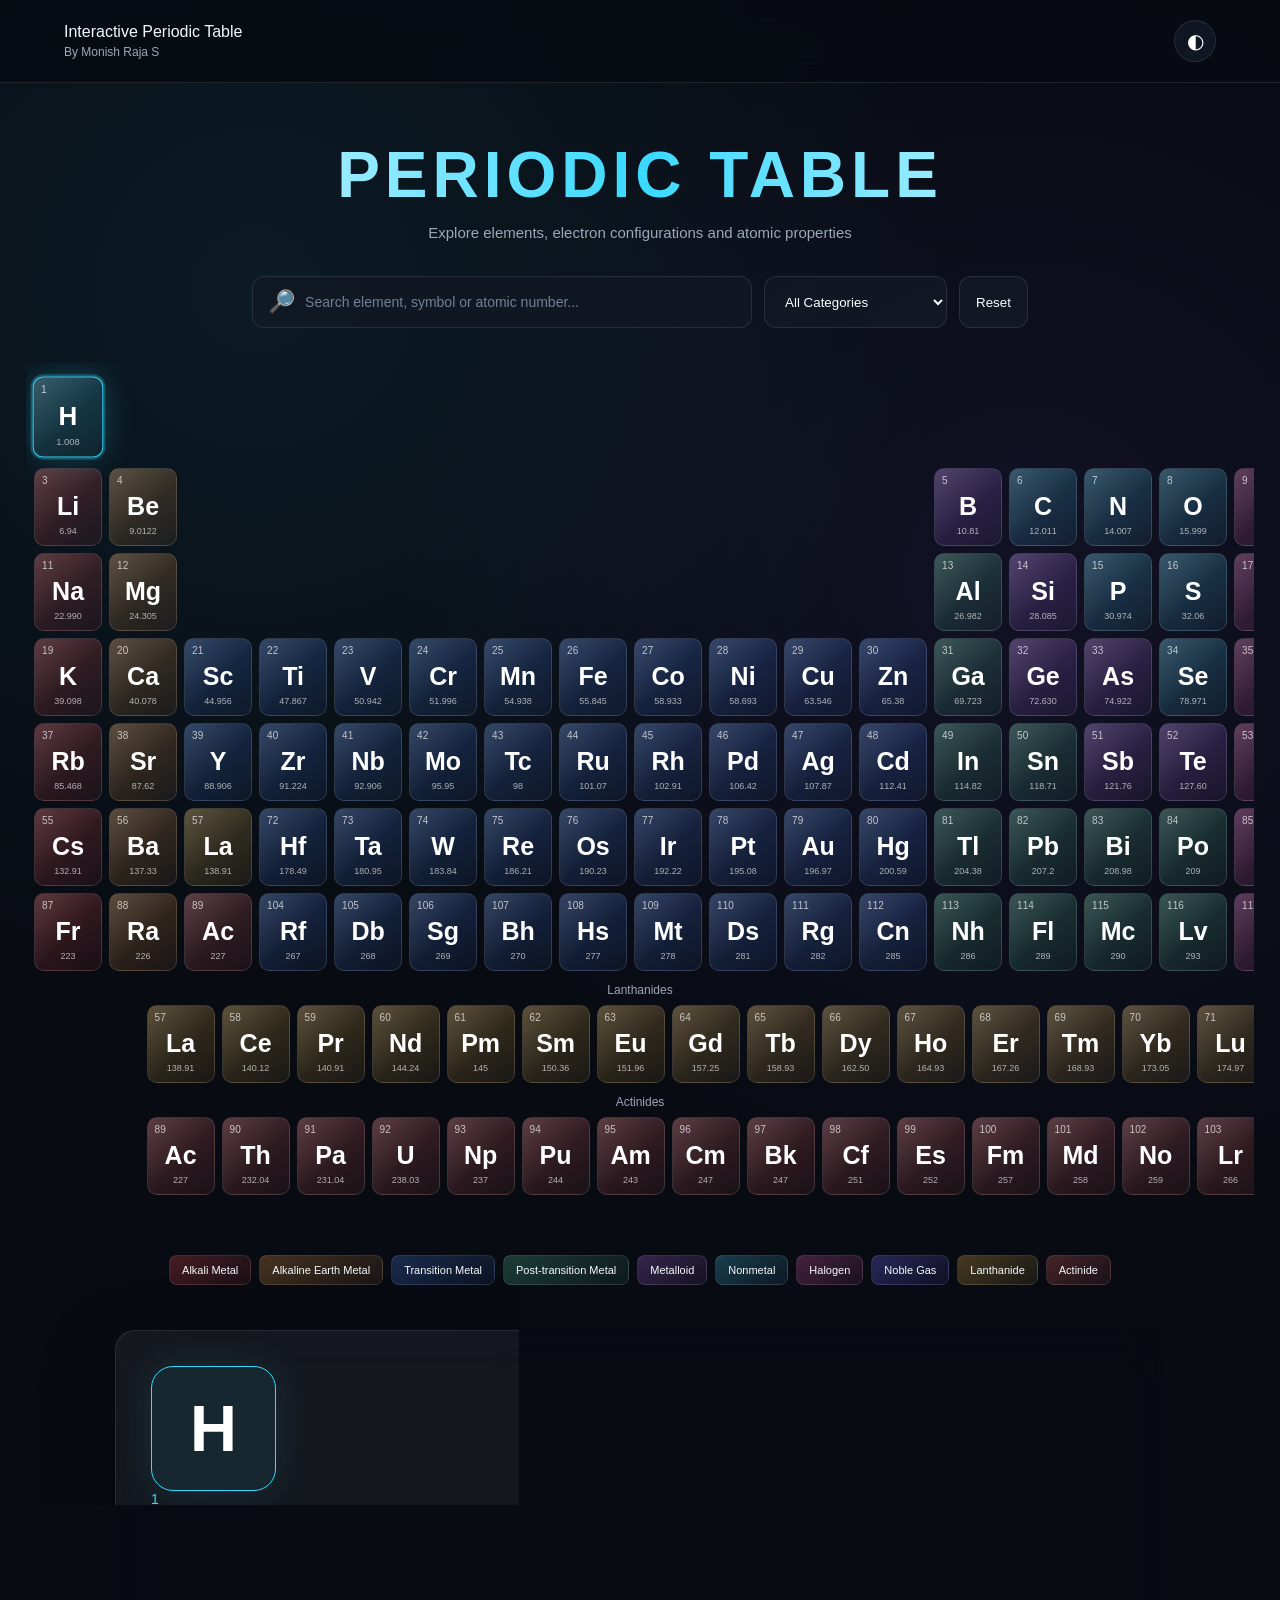
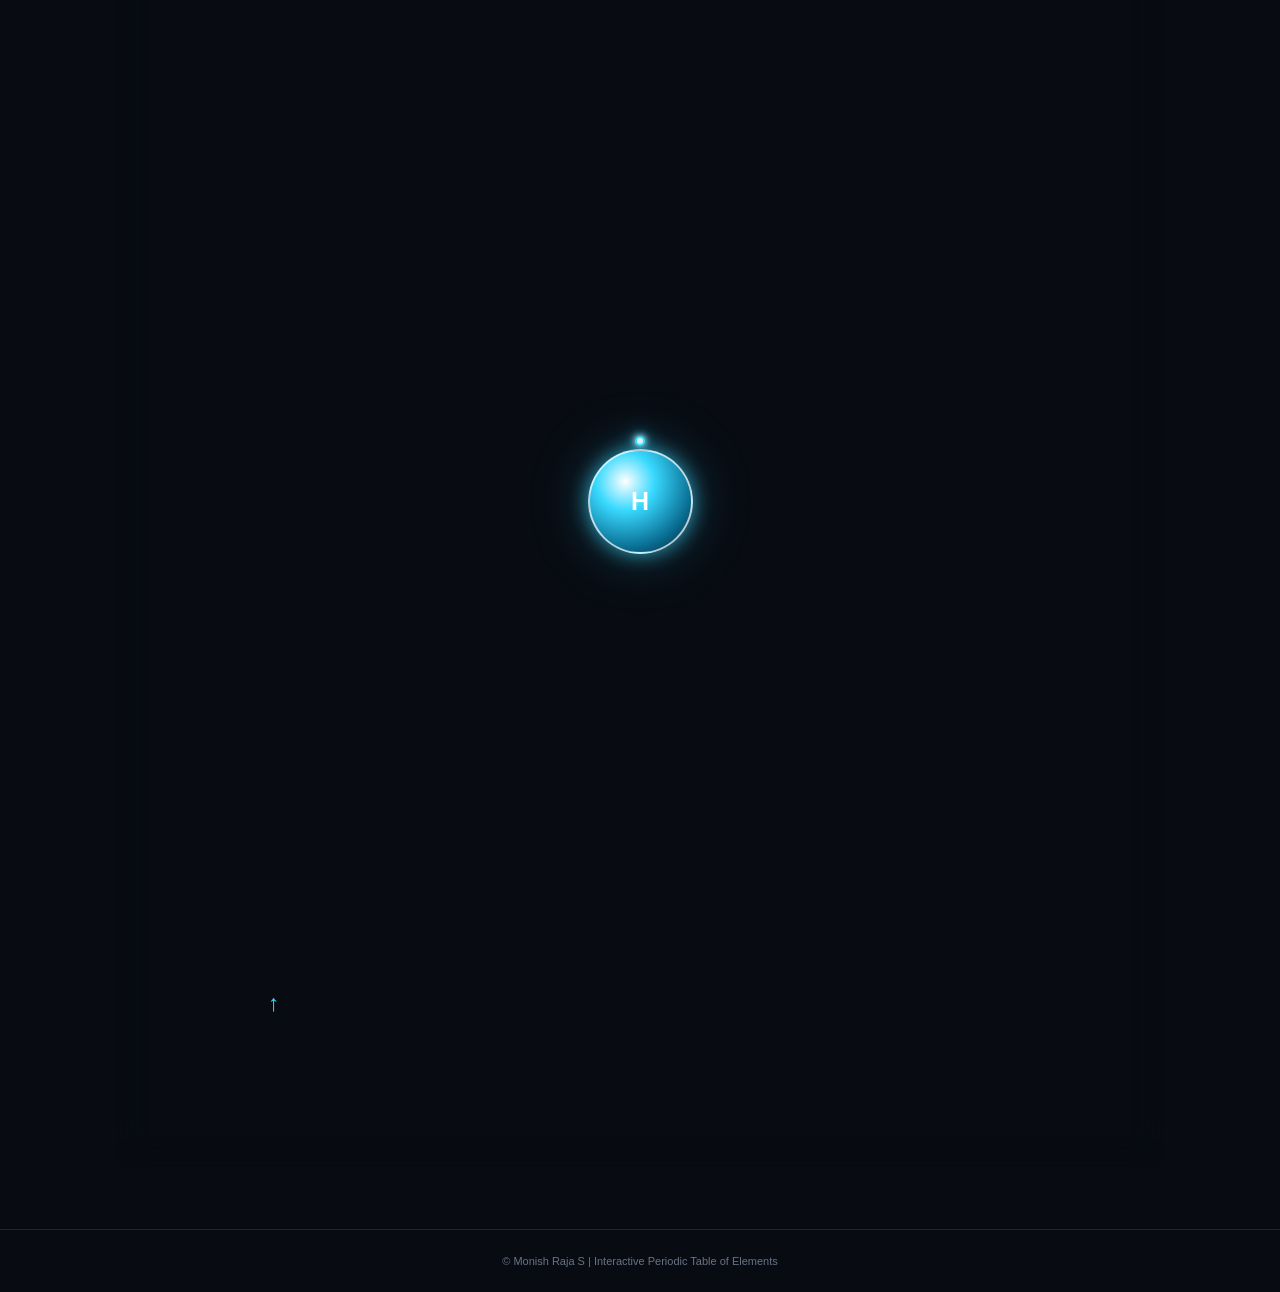
<file: Interactive Periodic Table of Elements/index.html>
<!DOCTYPE html>
<html lang="en">
    <head>
        <meta charset="UTF-8">
        <meta name="viewport" content="width=device-width, initial-scale=1.0">
        <title>Interactive Periodic Table</title>
        <link rel="stylesheet" href="style.css">
    </head>
    <body>
        <header class="topbar">
            <div>
                <div class="brand">Interactive Periodic Table</div>
                <div class="subtitle">By Monish Raja S</div>
            </div>

            <button id="themeBtn" class="theme-btn" title="Change theme">
                ◐
            </button>
        </header>

        <main>
            <section class="hero">
                <h1>PERIODIC TABLE</h1>
                <p>Explore elements, electron configurations and atomic properties</p>
            </section>

            <!-- SEARCH + FILTER -->
            <section class="controls">
                <div class="search-box">
                    <span>🔎</span>
                    <input
                        type="text"
                        id="searchInput"
                        placeholder="Search element, symbol or atomic number..."
                    >
                </div>

                <select id="categoryFilter">
                    <option value="all">All Categories</option>
                    <option value="alkali">Alkali Metals</option>
                    <option value="alkaline">Alkaline Earth Metals</option>
                    <option value="transition">Transition Metals</option>
                    <option value="post-transition">Post-transition Metals</option>
                    <option value="metalloid">Metalloids</option>
                    <option value="nonmetal">Nonmetals</option>
                    <option value="halogen">Halogens</option>
                    <option value="noble">Noble Gases</option>
                    <option value="lanthanide">Lanthanides</option>
                    <option value="actinide">Actinides</option>
                </select>

                <button id="resetBtn" class="reset-btn">
                    Reset
                </button>
            </section>

            <!-- PERIODIC TABLE -->

            <section class="table-wrapper">

                <div class="periodic-table" id="periodicTable"></div>

                <div class="series-label">Lanthanides</div>
                <div class="series" id="lanthanides"></div>

                <div class="series-label">Actinides</div>
                <div class="series" id="actinides"></div>
            </section>

            <!-- LEGEND -->

            <section class="legend">
                <div class="legend-item alkali">Alkali Metal</div>
                <div class="legend-item alkaline">Alkaline Earth Metal</div>
                <div class="legend-item transition">Transition Metal</div>
                <div class="legend-item post-transition">Post-transition Metal</div>
                <div class="legend-item metalloid">Metalloid</div>
                <div class="legend-item nonmetal">Nonmetal</div>
                <div class="legend-item halogen">Halogen</div>
                <div class="legend-item noble">Noble Gas</div>
                <div class="legend-item lanthanide">Lanthanide</div>
                <div class="legend-item actinide">Actinide</div>
            </section>

            <!-- ELEMENT INFORMATION -->

            <section class="element-panel" id="elementPanel">
                <div class="panel-placeholder" id="panelPlaceholder">
                    <div class="big-atom">⚛</div>
                    <h2>Select an element</h2>
                    <p>
                        Click any element to explore its electron shells,
                        orbital configuration and atomic properties.
                    </p>
                </div>

                <div class="element-details" id="elementDetails">
                    <div class="detail-holder">
                        <div class="large-symbol" id="detailSymbol">
                            H
                        </div>

                        <div class="atomic-number-large" id="detailNumber">
                            1
                        </div>

                        <h2 id="detailName">
                            Hydrogen
                        </h2>

                        <span id="detailCategory" class="category-badge">
                            Nonmetal
                        </span>
                    </div>
                </div>

                <div class="property-grid">
                    <div class="property">
                        <span>Atomic Mass</span>
                        <strong id="detailMass">1.008</strong>
                    </div>

                    <div class="property">
                        <span>Period</span>
                        <strong id="detailPeriod">1</strong>
                    </div>

                    <div class="property">
                        <span>Group</span>
                        <strong id="detailGroup">1</strong>
                    </div>

                    <div class="property">
                        <span>Block</span>
                        <strong id="detailBlock">s</strong>
                    </div>
                </div>

                <div class="configuration-section">
                    <h3>Electron Configuration</h3>
                    <div class="configuration" id="detailConfiguration">
                        1s¹
                    </div>
                </div>

                <div class="visual-section">
                    <div class="visual-title">
                        <h3>Bohr Electron Shells</h3>
                        <span>Animated electron distribution</span>
                    </div>
                    <div class="bohr-container" id="bohrContainer"></div>
                </div>

                <div class="configuration-section">
                    <h3>Electrons per Shell</h3>
                    <div class="shell-container" id="shellContainer"></div>
                </div>

                <div class="visual-section orbital-section">
                    <div class="visual-title">
                        <h3>Orbital Diagram</h3>
                        <span>Electron occupancy of atomic orbitals</span>
                    </div>
                    <div class="orbital-container" id="orbitalContainer"></div>
                </div>
            </section>
        </main>

        <footer>
            <p>© Monish Raja S | Interactive Periodic Table of Elements</p>
        </footer>
        
        <script src="script.js"></script>
    </body>
</html>
</file>
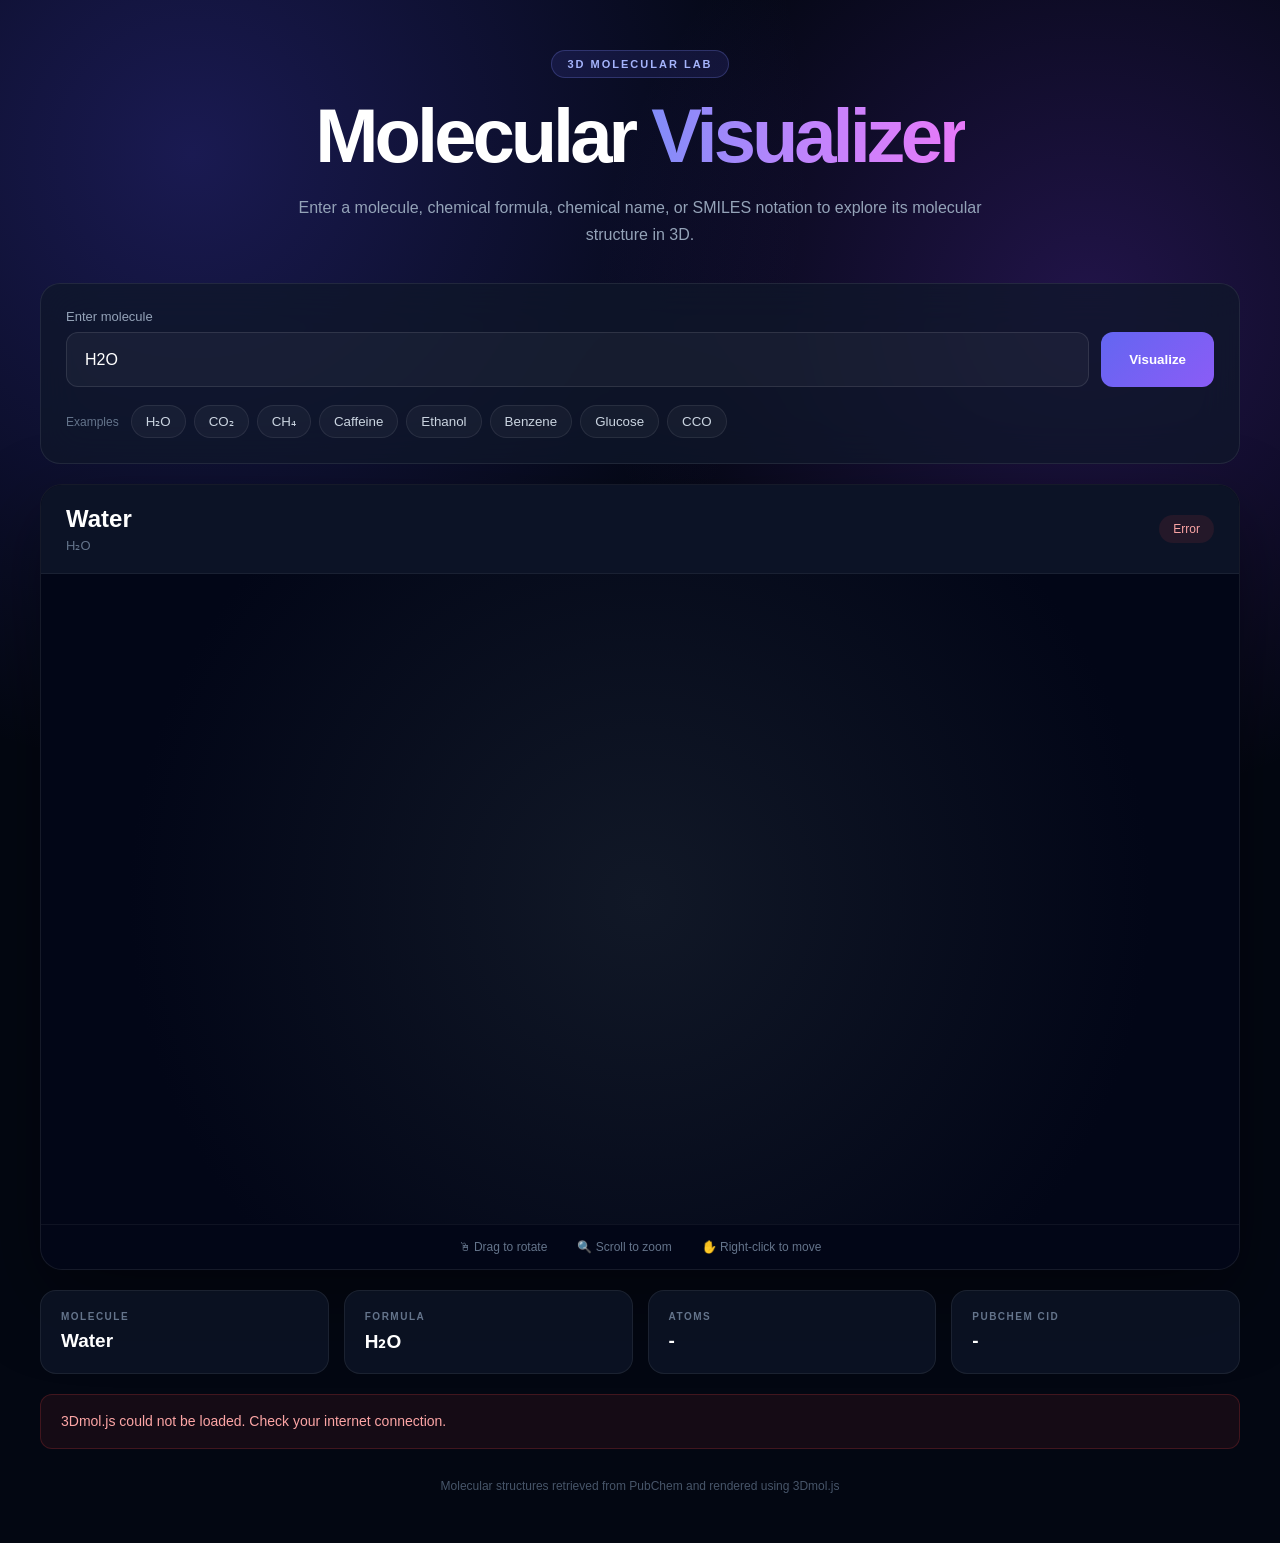
<file: Molecule Visualizer/index.html>
<!DOCTYPE html>
<html lang="en">

<head>
    <meta charset="UTF-8">
    <meta name="viewport" content="width=device-width, initial-scale=1.0">

    <title>3D Molecular Visualizer</title>

    <!-- 3Dmol.js -->
    <script src="https://3dmol.csb.pitt.edu/build/3Dmol-min.js"></script>

    <link rel="stylesheet" href="style.css">
</head>

<body>

    <div class="app">

        <!-- HEADER -->

        <header class="hero">

            <div class="badge">
                3D MOLECULAR LAB
            </div>

            <h1>
                Molecular
                <span>Visualizer</span>
            </h1>

            <p>
                Enter a molecule, chemical formula, chemical name,
                or SMILES notation to explore its molecular structure in 3D.
            </p>

        </header>


        <!-- SEARCH -->

        <section class="search-card">

            <label for="moleculeInput">
                Enter molecule
            </label>

            <div class="search-row">

                <input
                    id="moleculeInput"
                    type="text"
                    placeholder="Try H2O, caffeine, ethanol, CCO..."
                    value="H2O"
                >

                <button id="visualizeButton">
                    Visualize
                </button>

            </div>


            <div class="examples">

                <span>Examples</span>

                <button data-value="H2O">
                    H₂O
                </button>

                <button data-value="CO2">
                    CO₂
                </button>

                <button data-value="CH4">
                    CH₄
                </button>

                <button data-value="caffeine">
                    Caffeine
                </button>

                <button data-value="ethanol">
                    Ethanol
                </button>

                <button data-value="benzene">
                    Benzene
                </button>

                <button data-value="glucose">
                    Glucose
                </button>

                <button data-value="CCO">
                    CCO
                </button>

            </div>

        </section>


        <!-- VISUALIZATION -->

        <section class="visualizer-card">

            <div class="viewer-top">

                <div>

                    <h2 id="moleculeName">
                        Water
                    </h2>

                    <p id="moleculeFormula">
                        H₂O
                    </p>

                </div>

                <div
                    id="status"
                    class="status"
                >
                    Ready
                </div>

            </div>


            <div id="viewer">

                <div
                    id="loading"
                    class="loading"
                >
                    <div class="loader"></div>

                    <span>
                        Loading molecular structure...
                    </span>
                </div>

            </div>


            <div class="viewer-controls">

                <span>
                    🖱 Drag to rotate
                </span>

                <span>
                    🔍 Scroll to zoom
                </span>

                <span>
                    ✋ Right-click to move
                </span>

            </div>

        </section>


        <!-- INFORMATION -->

        <section class="information">

            <div class="info-card">

                <div class="info-label">
                    MOLECULE
                </div>

                <div
                    id="infoMolecule"
                    class="info-value"
                >
                    Water
                </div>

            </div>


            <div class="info-card">

                <div class="info-label">
                    FORMULA
                </div>

                <div
                    id="infoFormula"
                    class="info-value"
                >
                    H₂O
                </div>

            </div>


            <div class="info-card">

                <div class="info-label">
                    ATOMS
                </div>

                <div
                    id="infoAtoms"
                    class="info-value"
                >
                    -
                </div>

            </div>


            <div class="info-card">

                <div class="info-label">
                    PUBCHEM CID
                </div>

                <div
                    id="infoCID"
                    class="info-value"
                >
                    -
                </div>

            </div>

        </section>


        <!-- ERROR -->

        <div
            id="errorBox"
            class="error-box"
        ></div>


        <footer>

            <p>
                Molecular structures retrieved from PubChem
                and rendered using 3Dmol.js
            </p>

        </footer>

    </div>


    <script src="script.js"></script>

</body>

</html>
</file>
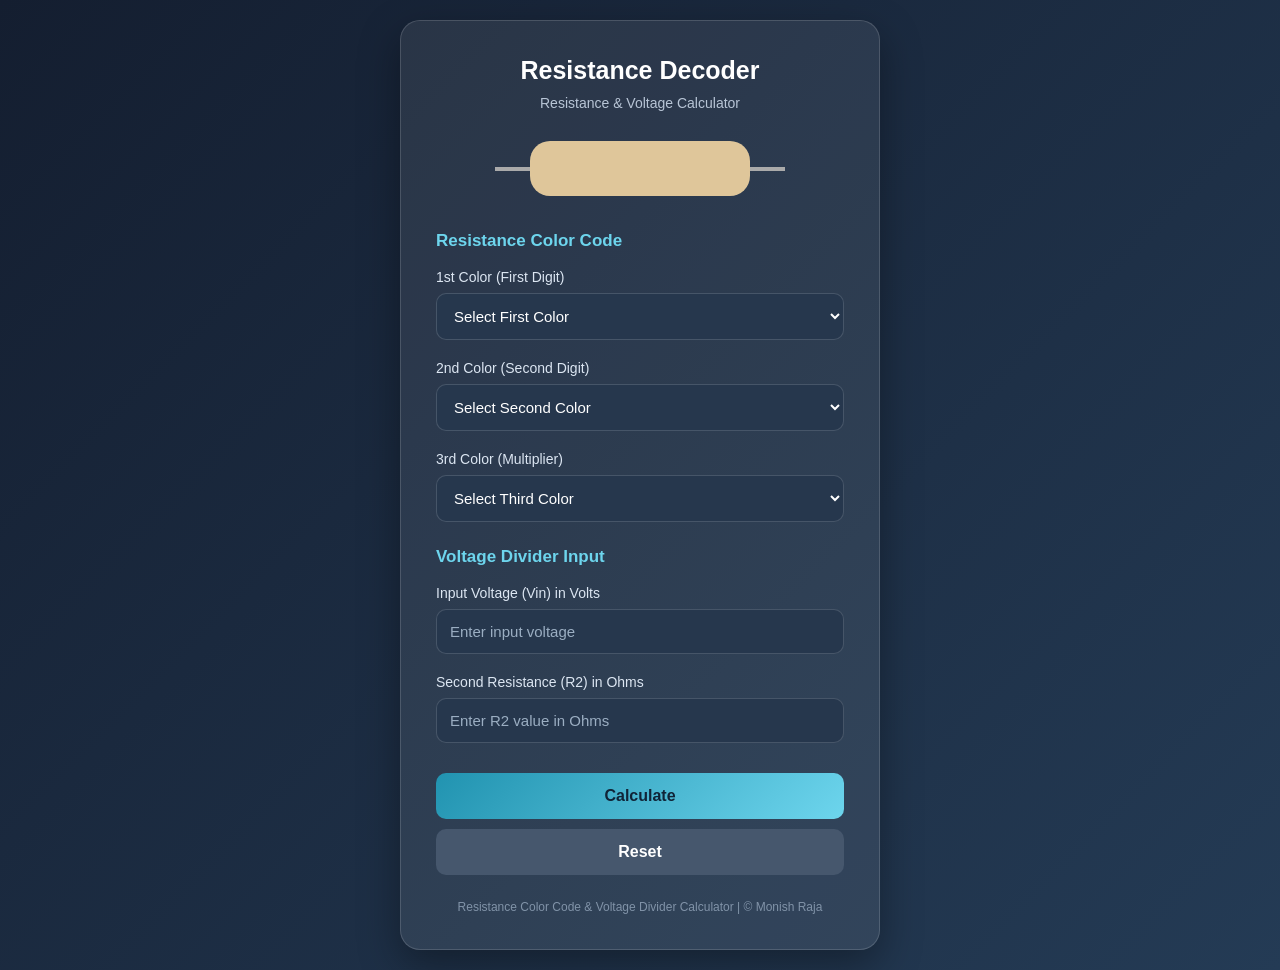
<file: Resistor Info/index.html>
<!DOCTYPE html>
<html lang="en">
    <head>
        <meta charset="UTF-8">
        <meta name="viewport" content="width=device-width, initial-scale=1.0">
        <title>Resistance & Voltage Decoder</title>

        <link rel="stylesheet" href="style.css">
    </head>

    <body>

        <div class="container">
            <h1>Resistance Decoder</h1>
            <p class="subtitle">Resistance & Voltage Calculator</p>

            <!-- Resistor Preview -->
            <div class="resistor">
                <div class="wire"></div>

                <div class="resistor-body">
                    <div class="band" id="band1"></div>
                    <div class="band" id="band2"></div>
                    <div class="band" id="band3"></div>
                </div>

                <div class="wire"></div>
            </div>

            <h3 class="section-title">Resistance Color Code</h3>

            <div class="field">
                <label>1st Color (First Digit)</label>
                <select id="color1">
                    <option value="">Select First Color</option>
                </select>
            </div>

            <div class="field">
                <label>2nd Color (Second Digit)</label>
                <select id="color2">
                    <option value="">Select Second Color</option>
                </select>
            </div>

            <div class="field">
                <label>3rd Color (Multiplier)</label>
                <select id="color3">
                    <option value="">Select Third Color</option>
                </select>
            </div>

            <h3 class="section-title">Voltage Divider Input</h3>

            <div class="field">
                <label for="inputVoltage">Input Voltage (Vin) in Volts</label>
                <input type="number" id="inputVoltage" placeholder="Enter input voltage" min="0" step="any">
            </div>

            <div class="field">
                <label for="r2">Second Resistance (R2) in Ohms</label>
                <input type="number" id="r2" placeholder="Enter R2 value in Ohms" min="0" step="any">
            </div>

            <button onclick="calculate()">Calculate</button>
            <button class="reset" onclick="resetCalculator()">Reset</button>

            <!-- Results -->
            <div class="result" id="result">
                <h2>Calculation Results</h2>

                <div class="result-item">
                    <p>Resistance R1</p>
                    <div class="value" id="ohms"></div>
                </div>

                <div class="result-item">
                    <p>Input Voltage (Vin)</p>
                    <div class="value" id="vinResult"></div>
                </div>

                <div class="result-item">
                    <p>Output Voltage (Vout)</p>
                    <div class="value" id="vout"></div>
                </div>
            </div>

            <p class="error" id="error"></p>

            <footer>
                Resistance Color Code & Voltage Divider Calculator | © Monish Raja
            </footer>
        </div>

        <script src="script.js"></script>
    </body>
</html>
</file>
<file: Interactive Periodic Table of Elements/style.css>
* {
    box-sizing: border-box;
    margin: 0;
    padding: 0;
}

:root {
    --background: #080b12;
    --background2: #0e131d;
    --panel: rgba(18, 24, 36, 0.92);
    --border: rgba(255, 255, 255, 0.10);
    --text: #f5f7fb;
    --muted: #9da8b8;
    --accent: #39d9ff;
    --accent2: #7c5cff;
    --shadow: rgba(0, 0, 0, 0.4);
}

body {
    font-family: Arial, Helvetica, sans-serif;
    background:
        radial-gradient(circle at 20% 10%, rgba(57, 217, 255, 0.08), transparent 25%),
        radial-gradient(circle at 80% 20%, rgba(124, 92, 255, 0.08), transparent 25%),
        var(--background);
    
    color: var(--text);
    min-height: 100vh;
}

.topbar {
    width: 100%;
    padding: 20px 5%;
    display: flex;
    align-items: center;
    justify-content: space-between;
    background: rgba(8, 11, 18, 0.85);
    backdrop-filter: blur(15px);
    border-bottom: 1px solid var(--border);
    position: sticky;
    top: 0;
    z-index: 100;
}

.title {
    font-size: 22px;
    font-weight: 700;
    background: linear-radient(90deg, var(--accent), #ffffff, var(--accent2));
    -webkit-background-clip: text;
    -webkit-text-fill-color: transparent;
}

.subtitle {
    font-size: 12px;
    color: var(--muted);
    margin-top: 4px;
}

.theme-btn {
    width: 42px;
    height: 42px;
    border: 1px solid var(--border);
    border-radius: 50%;
    background: var(--panel);
    color: white;
    cursor: pointer;
    font-size: 20px;
    transition: 0.25s;
}

.theme-btn:hover {
    transform: rotate(180deg) scale(1.08);
    border-color: var(--accent);
}

.hero {
    text-align: center;
    padding: 55px 20px 35px;
}

.hero h1 {
    font-size: clamp(32px, 6vw, 64px);
    letter-spacing: 5px;
    background: linear-gradient(90deg, #ffffff, var(--accent), #ffffff);
    -webkit-background-clip: text;
    -webkit-text-fill-color: transparent;
}

.hero p {
    margin-top: 12px;
    color: var(--muted);
    font-size: 15px;
}

.controls {
    width: 92%;
    max-width: 1200px;
    margin: 0 auto 35px;
    display: flex;
    gap: 12px;
    justify-content: center;
    flex-wrap: wrap;
}

.search-box {
    width: min(500px, 100%);
    display: flex;
    align-items: center;
    gap: 10px;
    background: var(--panel);
    border: 1px solid var(--border);
    border-radius: 12px;
    padding: 12px 15px;
    transition: 0.25s;
}

.search-box:focus-within {
    border-color: var(--accent);
    box-shadow: 0 0 25px rgba(57, 217, 255, 0.12);
}

.search-box span {
    color: var(--accent);
    font-size: 22px;
}

.search-box input {
    width: 100%;
    background: transparent;
    border: none;
    outline: none;
    color: white;
    font-size: 14px;
}

.search-box input::placeholder {
    color: #718096;
}

select,
.reset-btn {
    border: 1px solid var(--border);
    background: var(--panel);
    color: white;
    border-radius: 12px;
    padding: 12px 16px;
    cursor: pointer;
    outline: none;
}

select:hover,
.reset-btn:hover {
    border-color: var(--accent);
}

.reset-btn {
    transition: 0.25s;
}

.reset-btn:hover {
    background: rgba(57, 217, 255, 0.08);
}

.table-wrapper {
    width: 96%;
    margin: auto;
    overflow-x: auto;
    padding: 20px 10px 35px;
    scrollbar-width: thin;
}

.periodic-table {
    display: grid;
    grid-template-columns: repeat(18, 68px);
    grid-template-rows: repeat(7, 78px);
    gap: 7px;
    min-width: 1340px;
    justify-content: center;
}

.element {
    position: relative;
    min-width: 0;
    border: 1px solid rgba(255, 255, 255, 0.12);
    border-radius: 10px;
    padding: 6px;
    cursor: pointer;
    overflow: hidden;
    background: rgba(255, 255, 255, 0.035);
    transition: transform 0.2s ease,
                box-shadow 0.2s ease,
                border-color 0.2s ease,
                opacity 0.2s ease;
}

.element::before {
    content: "";
    position: absolute;
    inset: 0;
    background: linear-gradient(135deg, rgba(255, 255, 255, 0.12), transparent 55%);
    pointer-events: none;
}

.element:hover {
    transform: translateY(-6px) scale(1.05);
    z-index: 10;
    border-color: rgba(255, 255, 255, 0.65);
    box-shadow: 0 10px 30px rgba(0, 0, 0, 0.4), 0 0 25px rgba(57, 217, 255, 0.15);
}

.element.selected {
    transform: translateY(-5px) scale(1.04);
    border-color: var(--accent);
    box-shadow: 0 0 0 2px rgba(57,217,255,0.25), 0 0 30px rgba(57,217,255,0.25);
}

.element.dimmed {
    opacity: 0.12;
}

.atomic-number {
    position: absolute;
    top: 6px;
    left: 7px;
    font-size: 10px;
    color: rgba(255,255,255,0.7);
}

.symbol {
    text-align: center;
    margin-top: 17px;
    font-size: 25px;
    font-weight: 800;
    color: white;
}

.mass {
    text-align: center;
    margin-top: 5px;
    font-size: 9px;
    color: rgba(255,255,255,0.65);
}

.alkali {
    background: linear-gradient(145deg, rgba(255,82,82,0.25), rgba(255,82,92,0.07));
}

.alkaline {
    background: linear-gradient(145deg, rgba(255,166,77,0.25), rgba(255,166,77,0.07));
}

.transition {
    background: linear-gradient(145deg, rgba(76,139,255,0.25), rgba(76,139,255,0.07));
}

.post-transition {
    background: linear-gradient(145deg, rgba(91,209,164,0.25), rgba(91,209,164,0.07));
}

.metalloid {
    background: linear-gradient(145deg, rgba(188,121,255,0.25), rgba(188,121,255,0.07));
}

.nonmetal {
    background: linear-gradient(145deg, rgba(76,215,255,0.25), rgba(76,215,255,0.07));
}

.halogen {
    background: linear-gradient(145deg, rgba(255,102,196,0.25), rgba(255,102,196,0.07));
}

.noble {
    background: linear-gradient(145deg, rgba(116,104,255,0.30), rgba(116,104,255,0.07));
}

.lanthanide {
    background: linear-gradient(145deg, rgba(255,196,77,0.25), rgba(255,196,77,0.07));
}

.actinide {
    background: linear-gradient(145deg, rgba(255,111,111,0.25), rgba(255,111,111,0.07));
}

.series-label {
    margin: 12px 0 8px;
    color: var(--muted);
    font-size: 12px;
    text-align: center;
}

.series {
    display: flex;
    gap: 7px;
    min-width: 1340px;
    justify-content: center;
    margin-bottom: 10px;
}

.series .element {
    width: 68px;
    height: 78px;
}

.legend {
    width: 92%;
    max-width: 1200px;
    margin: 15px auto 45px;
    display: flex;
    justify-content: center;
    flex-wrap: wrap;
    gap: 8px;
}

.legend-item {
    padding: 8px 12px;
    border-radius: 8px;
    border: 1px solid var(--border);
    font-size: 11px;
}

.element-panel {
    width: 92%;
    max-width: 1050px;
    min-height: 350px;
    margin: 0 auto 60px;
    border: 1px solid var(--border);
    border-radius: 20px;
    background: linear-gradient(145deg, rgba(255,255,255,0.06), rgba(255,255,255,0.015));
    backdrop-filter: blur(20px);
    box-shadow: 0 25px 70px var(--shadow);
    padding: 35px;
    position: relative;
    overflow: hidden;
}

.element-panel::before {
    content: "";
    position: absolute;
    width: 250px;
    height: 250px;
    border-radius: 50%;
    background: rgba(57,217,255,0.08);
    filter: blur(70px);
    top: -100px;
    right: -80px;
}

.panel-placeholder {
    text-align: center;
    display: flex;
    flex-direction: column;
    align-items: center;
    justify-content: center;
    min-height: 280px;
}

.big-atom {
    font-size: 65px;
    color: var(--accent);
    animation: float 3s ease-in-out infinite;
}

@keyframes float {
    0%, 100% {
        transform: translateY(0);
    }
    50% {
        transform: translateY(-10px);
    }
}

.panel-placeholder h2 {
    margin-top: 10px;
}

.panel-placeholder p {
    color: var(--muted);
    margin-top: 8px;
    max-width: 500px;
}

.element-details {
    display: none;
    animation: fadeIn 0.35s ease;
}

.element-details.active {
    display: block;
}

@keyframes fadeIn {
    from {
        opacity: 0;
        transform: translateY(12px);
    }
    to {
        opacity: 1;
        transform: translateY(0);
    }
}

.detail-header {
    display: flex;
    align-items: center;
    gap: 25px;
    position: relative;
    z-index: 2;
}

.large-symbol {
    width: 125px;
    height: 125px;
    display: flex;
    align-items: center;
    justify-content: center;
    border-radius: 22px;
    border: 1px solid var(--accent);
    background: rgba(57,217,255,0.08);
    color: white;
    font-size: 65px;
    font-weight: 800;
    box-shadow: 0 0 40px rgba(57,217,255,0.12);
}

.atomic-number-large {
    color: var(--accent);
    font-size: 14px;
}

.detail-header h2 {
    font-size: 35px;
    margin: 4px 0 10px;
}

.category-badge {
    display: inline-block;
    padding: 6px 11px;
    border-radius: 20px;
    background: rgba(255,255,255,0.08);
    border: 1px solid var(--border);
    font-size: 12px;
}

.property-grid {
    margin-top: 35px;
    display: grid;
    grid-template-columns: repeat(4, 1fr);
    gap: 12px;
}

.property {
    padding: 18px;
    background: rgba(255,255,255,0.035);
    border: 1px solid var(--border);
    border-radius: 12px;
}

.property span {
    display: block;
    font-size: 11px;
    color: var(--muted);
    margin-bottom: 8px;
}

.property strong {
    font-size: 18px;
}

.configuration-section {
    margin-top: 28px;
}

.configuration-section h3 {
    font-size: 14px;
    margin-bottom: 10px;
}

.configuration {
    padding: 18px;
    border-radius: 12px;
    background: #05070c;
    border: 1px solid var(--border);
    color: var(--accent);
    font-family: "Courier New", monospace;
    font-size: 16px;
    overflow-x: auto;
}

.shell-container {
    display: flex;
    gap: 10px;
    flex-wrap: wrap;
}

.shell {
    min-width: 65px;
    padding: 13px 16px;
    border-radius: 10px;
    text-align: center;
    background: rgba(255,255,255,0.04);
    border: 1px solid var(--border);
}

.shell span {
    display: block;
    font-size: 10px;
    color: var(--muted);
}

.shell strong {
    display: block;
    margin-top: 5px;
    font-size: 17px;
    color: var(--accent);
}

footer {
    text-align: center;
    padding: 25px;
    border-top: 1px solid var(--border);
    color: #687386;
    font-size: 11px;
}

body.light {
    --background: #edf3f8;
    --background2: #ffffff;
    --panel: rgba(255,255,255,0.92);
    --border: rgba(0,0,0,0.10);
    --text: #101722;
    --muted: #637083;
    --shadow: rgba(0,0,0,0.15);
}

body.light .search-box input,
body.light select,
body.light .reset-btn {
    color: #101722;
}

body.light .configuration {
    background: #f5f7fa;
}

body.light .symbol,
body.light .large-symbol {
    color: #101722;
}

@media (max-width: 700px) {
    .topbar {
        padding: 15px 4%;
    }
    .brand {
        font-size: 17px;
    }
    .hero {
        padding-top: 35px;
    }
    .hero h1 {
        font-size: 30px;
        letter-spacing: 3px;
    }
    .controls {
        width: 94%;
    }
    .search-box {
        width: 100%;
    }
    select,
    .reset-btn {
        flex: 1;
    }
    .element-panel {
        width: 94%;
        padding: 22px;
    }
    .detail-header {
        gap: 15px;
    }
    .large-symbol {
        width: 90px;
        height: 90px;
        font-size: 45px;
    }
    .detail-header h2 {
        font-size: 25px;
    }
    .property-grid {
        grid-template-columns: repeat(2, 1fr);
    }
}

.visual-section {
    margin-top: 35px;
    padding: 25px;
    border-radius: 16px;
    background: linear-gradient(145deg, rgba(255,255,255,0.045), rgba(255,255,255,0.015));
    border: 1px solid var(--border);
}

.visual-title {
    display: flex;
    align-items: center;
    justify-content: space-between;
    gap: 15px;
    margin-bottom: 20px;
}

.visual-title h3 {
    font-size: 16px;
}

.visual-title span {
    color: var(--muted);
    font-size: 11px;
}

.bohr-container {
    position: relative;
    width: 430px;
    height: 430px;
    margin: 20px auto;
    display: flex;
    align-items: center;
    justify-content: center;
    overflow: hidden;
}

.bohr-nucleus {
    position: absolute;
    width: 105px;
    height: 105px;
    border-radius: 50%;
    display: flex;
    align-items: center;
    justify-content: center;
    z-index: 20;
    font-size: 25px;
    font-weight: 800;
    color: white;
    background: radial-gradient(circle at 35% 30%, #ffffff, #39d9ff 30%, #096c91 70%, #041923);
    border: 2px solid rgba(255,255,255,0.7);
    box-shadow: 0 0 20px rgba(57,217,255,0.7), 0 0 60px rgba(57,217,255,0.25);
    animation: nucleusPulse 2.5s ease-in-out infinite;
}

@keyframes nucleusPulse {
    0%, 100% {
        box-shadow: 0 0 20px rgba(57,217,255,0.7), 0 0 60px rgba(57,217,255,0.25);
    }
    50% {
        box-shadow: 0 0 30px rgba(57,217,255,0.9), 0 0 80px rgba(57,217,255,0.35);
    }
}

.bohr-orbit {
    position: absolute;

    left: 50%;
    top: 50%;

    width: var(--orbit-size);
    height: var(--orbit-size);

    transform: translate(-50%, -50%);

    border: 1px solid rgba(57, 217, 255, 0.28);
    border-radius: 50%;

    box-shadow:
        0 0 8px rgba(57, 217, 255, 0.08),
        inset 0 0 8px rgba(57, 217, 255, 0.03);

    pointer-events: none;

    z-index: 5;
}

.electron-track {
    position: absolute;

    left: 50%;
    top: 50%;

    width: var(--orbit-size);
    height: var(--orbit-size);

    transform: translate(-50%, -50%);

    border-radius: 50%;

    /*
        THIS is what moves the electrons.
    */
    animation-name: electronOrbit;
    animation-duration: var(--orbit-speed);
    animation-timing-function: linear;
    animation-iteration-count: infinite;

    /*
        Improves smoothness.
    */
    will-change: transform;

    pointer-events: none;

    z-index: 10;
}

@keyframes electronOrbit {
    from {
        transform: translate(-50%, -50%) rotate(0deg);
    }
    to {
        transform: translate(-50%, -50%) rotate(360deg);
    }
}

.bohr-electron {
    position: absolute;

    width: 10px;
    height: 10px;

    left: 50%;
    top: 50%;

    border-radius: 50%;

    background: #ffffff;

    border: 2px solid #39d9ff;

    box-shadow:
        0 0 6px #ffffff,
        0 0 12px #39d9ff,
        0 0 22px rgba(57, 217, 255, 0.9);

    animation:
        electronGlow 1.2s ease-in-out infinite alternate;

    will-change: transform;

    pointer-events: none;
}

.bohr-shell-label {
    position: absolute;

    color: rgba(57, 217, 255, 0.65);

    font-size: 10px;
    font-weight: 600;

    pointer-events: none;
}

@keyframes electronGlow {
    from {
        box-shadow: 0 0 5px #39d9ff, 0 0 10px rgba(57,217,255,0.5);
    }
    to {
        box-shadow: 0 0 10px #ffffff, 0 0 25px rgba(57,217,255,1);
    }
}

.orbital-section {
    margin-top: 25px;
}

.orbital-container {
    display: flex;
    flex-direction: column;
    gap: 13px;
    overflow-x: auto;
    padding: 10px 3px 15px;
}

.orbital-row {
    display: flex;
    align-items: center;
    gap: 15px;
    min-width: max-content;
    animation: orbitalAppear 0.35s ease;
}

@keyframes orbitalAppear {
    from {
        opacity: 0;
        transform: translateX(-10px);
    }
    to {
        opacity: 1;
        transform: translateX(0);
    }
}

.orbital-label {
    width: 55px;
    color: var(--accent);
    font-family: "Courier New", monospace;
    font-weight: bold;
    font-size: 14px;
}

.orbital-boxes {
    display: flex;
    gap: 7px;
}

.orbital-box {
    width: 48px;
    height: 48px;
    border-radius: 8px;
    border: 1px solid rgba(255,255,255,0.2);
    background: linear-gradient(145deg, rgba(255,255,255,0.08), rgba(255,255,255,0.025));
    display: flex;
    align-items: center;
    justify-content: center;
    gap: 2px;
    font-size: 22px;
    color: white;
    position: relative;
    overflow: hidden;
    transition: transform 0.2s, border-color 0.2s, box-shadow 0.2s;
}

.orbital-box:hover {
    transform: translateY(-3px);
    border-color: var(--accent);
    box-shadow: 0 0 15px rgba(57,217,255,0.18);
}

.electron-arrow {
    display: inline-block;
    color: #39d9ff;
    font-size: 23px;
    line-height: 1;
    animation: electronDrop 0.45s ease both;
}

@keyframes electronDrop {
    from {
        opacity: 0;
        transform: translateY(-10px) scale(0.5);
    }
    to {
        opacity: 1;
        transform: translateY(0) scale(1);
    }
}

.orbital-box.empty {
    border-style: dashed;
    opacity: 0.35;
}

.orbital-info {
    margin-top: 15px;
    font-size: 11px;
    color: var(--muted);
    line-height: 1.7;
}

@media (max-width: 700px) {
    .visual-section {
        padding: 15px;
    }
    .bohr-container {
        min-height: 350px;
    }
    .bohr-orbit {
        transform: scale(0.75);
    }
    .bohr-nucleus {
        width: 60px;
        height: 60px;
        font-size: 15px;
    }
    .visual-title {
        flex-direction: column;
        align-items: flex-start;
    }
    .orbital-box {
        width: 42px;
        height: 42px;
    }
    .electron-arrow {
        font-size: 19px;
    }
}
</file>
<file: Molecule Visualizer/style.css>
* {
    margin: 0;
    padding: 0;
    box-sizing: border-box;
}


body {

    min-height: 100vh;

    font-family:
        Inter,
        Arial,
        Helvetica,
        sans-serif;

    color: white;

    background:

        radial-gradient(
            circle at 15% 10%,
            rgba(79, 70, 229, 0.30),
            transparent 35%
        ),

        radial-gradient(
            circle at 85% 20%,
            rgba(124, 58, 237, 0.25),
            transparent 30%
        ),

        #030712;

}


/* ================================
   MAIN
================================ */

.app {

    width: 100%;

    max-width: 1250px;

    margin: auto;

    padding: 50px 25px;

}


/* ================================
   HERO
================================ */

.hero {

    text-align: center;

    margin-bottom: 35px;

}


.badge {

    display: inline-block;

    padding: 7px 15px;

    border-radius: 30px;

    color: #a5b4fc;

    background:
        rgba(99, 102, 241, 0.12);

    border:
        1px solid
        rgba(129, 140, 248, 0.25);

    font-size: 11px;

    font-weight: 700;

    letter-spacing: 2px;

    margin-bottom: 20px;

}


.hero h1 {

    font-size:
        clamp(42px, 7vw, 76px);

    line-height: 1;

    font-weight: 800;

    letter-spacing: -4px;

}


.hero h1 span {

    background:

        linear-gradient(
            90deg,
            #818cf8,
            #c084fc,
            #e879f9
        );

    color: transparent;

    background-clip: text;

    -webkit-background-clip: text;

}


.hero p {

    max-width: 700px;

    margin: 20px auto 0;

    color: #94a3b8;

    line-height: 1.7;

    font-size: 16px;

}


/* ================================
   SEARCH CARD
================================ */

.search-card {

    padding: 25px;

    border-radius: 20px;

    background:
        rgba(15, 23, 42, 0.75);

    border:
        1px solid
        rgba(255,255,255,0.08);

    backdrop-filter: blur(20px);

    margin-bottom: 20px;

}


.search-card label {

    display: block;

    margin-bottom: 8px;

    color: #94a3b8;

    font-size: 13px;

}


.search-row {

    display: flex;

    gap: 12px;

}


#moleculeInput {

    flex: 1;

    height: 55px;

    border-radius: 12px;

    border:
        1px solid
        rgba(255,255,255,0.1);

    background:
        rgba(255,255,255,0.04);

    color: white;

    outline: none;

    padding: 0 18px;

    font-size: 16px;

    transition: 0.2s;

}


#moleculeInput:focus {

    border-color: #818cf8;

    box-shadow:
        0 0 0 3px
        rgba(129,140,248,0.12);

}


#moleculeInput::placeholder {

    color: #64748b;

}


#visualizeButton {

    height: 55px;

    padding: 0 28px;

    border: none;

    border-radius: 12px;

    background:
        linear-gradient(
            135deg,
            #6366f1,
            #8b5cf6
        );

    color: white;

    font-weight: 700;

    cursor: pointer;

    transition: 0.2s;

}


#visualizeButton:hover {

    transform:
        translateY(-2px);

    box-shadow:
        0 12px 30px
        rgba(99,102,241,0.3);

}


#visualizeButton:active {

    transform:
        translateY(0);

}


/* ================================
   EXAMPLES
================================ */

.examples {

    display: flex;

    align-items: center;

    flex-wrap: wrap;

    gap: 8px;

    margin-top: 18px;

}


.examples span {

    color: #64748b;

    font-size: 12px;

    margin-right: 4px;

}


.examples button {

    padding: 8px 14px;

    border-radius: 20px;

    border:
        1px solid
        rgba(255,255,255,0.08);

    background:
        rgba(255,255,255,0.04);

    color: #cbd5e1;

    cursor: pointer;

    transition: 0.2s;

}


.examples button:hover {

    color: white;

    background:
        rgba(99,102,241,0.18);

    border-color:
        rgba(129,140,248,0.35);

}


/* ================================
   VISUALIZER
================================ */

.visualizer-card {

    overflow: hidden;

    border-radius: 22px;

    border:
        1px solid
        rgba(255,255,255,0.08);

    background: #020617;

    box-shadow:
        0 30px 80px
        rgba(0,0,0,0.4);

}


.viewer-top {

    display: flex;

    justify-content: space-between;

    align-items: center;

    padding: 20px 25px;

    background:
        rgba(15,23,42,0.8);

    border-bottom:
        1px solid
        rgba(255,255,255,0.06);

}


.viewer-top h2 {

    font-size: 24px;

    margin-bottom: 5px;

}


.viewer-top p {

    color: #64748b;

    font-size: 13px;

}


.status {

    padding: 7px 14px;

    border-radius: 20px;

    background:
        rgba(34,197,94,0.1);

    color: #86efac;

    font-size: 12px;

}


.status.loading-status {

    background:
        rgba(250,204,21,0.1);

    color: #fde047;

}


.status.error-status {

    background:
        rgba(239,68,68,0.1);

    color: #fca5a5;

}


/* ================================
   3D VIEWER
================================ */

#viewer {

    position: relative;

    width: 100%;

    height: 650px;

    background:

        radial-gradient(
            circle at center,
            #111827,
            #020617 75%
        );

}


.loading {

    position: absolute;

    left: 50%;

    top: 50%;

    transform:
        translate(-50%, -50%);

    display: flex;

    flex-direction: column;

    align-items: center;

    gap: 15px;

    color: #94a3b8;

    z-index: 10;

}


.loader {

    width: 40px;

    height: 40px;

    border-radius: 50%;

    border:
        3px solid
        rgba(255,255,255,0.1);

    border-top-color:
        #818cf8;

    animation:
        spin 0.8s linear infinite;

}


@keyframes spin {

    to {
        transform: rotate(360deg);
    }

}


/* ================================
   VIEWER FOOTER
================================ */

.viewer-controls {

    display: flex;

    justify-content: center;

    gap: 30px;

    padding: 15px;

    color: #64748b;

    font-size: 12px;

    border-top:
        1px solid
        rgba(255,255,255,0.05);

}


/* ================================
   INFORMATION
================================ */

.information {

    display: grid;

    grid-template-columns:
        repeat(4, 1fr);

    gap: 15px;

    margin-top: 20px;

}


.info-card {

    padding: 20px;

    border-radius: 16px;

    background:
        rgba(15,23,42,0.7);

    border:
        1px solid
        rgba(255,255,255,0.07);

}


.info-label {

    color: #64748b;

    font-size: 10px;

    letter-spacing: 1.5px;

    font-weight: 700;

    margin-bottom: 8px;

}


.info-value {

    font-size: 19px;

    font-weight: 600;

}


/* ================================
   ERROR
================================ */

.error-box {

    display: none;

    margin-top: 20px;

    padding: 15px 20px;

    border-radius: 12px;

    color: #fca5a5;

    background:
        rgba(239,68,68,0.08);

    border:
        1px solid
        rgba(239,68,68,0.2);

    line-height: 1.6;

    font-size: 14px;

}


/* ================================
   FOOTER
================================ */

footer {

    text-align: center;

    margin-top: 30px;

    color: #475569;

    font-size: 12px;

}


/* ================================
   MOBILE
================================ */

@media(max-width: 750px) {

    .app {

        padding: 30px 15px;

    }


    .search-row {

        flex-direction: column;

    }


    #visualizeButton {

        width: 100%;

    }


    #viewer {

        height: 500px;

    }


    .information {

        grid-template-columns:
            repeat(2, 1fr);

    }


    .viewer-controls {

        flex-wrap: wrap;

        gap: 10px;

    }

}


@media(max-width: 450px) {

    .information {

        grid-template-columns: 1fr;

    }

}
</file>
<file: Resistor Info/style.css>
* {
    margin: 0;
    padding: 0;
    box-sizing: border-box;
    font-family: 'Segoe UI', sans-serif;
}

body {
    min-height: 100vh;
    display: flex;
    justify-content: center;
    align-items: center;
    background: linear-gradient(135deg, #141e30, #243b55);
    padding: 20px;
    color: white;
}

.container {
    width: 100%;
    max-width: 480px;
    padding: 35px;
    background: rgba(255,255,255,0.08);
    border: 1px solid rgba(255,255,255,0.15);
    border-radius: 20px;
    box-shadow: 0 15px 40px rgba(0,0,0,0.35);
}

h1 {
    text-align: center;
    font-size: 25px;
    margin-bottom: 10px;
}

.subtitle {
    text-align: center;
    color: #b8c5d6;
    font-size: 14px;
    margin-bottom: 30px;
}

.resistor {
    display: flex;
    justify-content: center;
    align-items: center;
    margin: 25px 0 35px;
}

.wire {
    width: 35px;
    height: 4px;
    background: #aaa;
}

.resistor-body {
    width: 220px;
    height: 55px;
    background: #dfc69a;
    border-radius: 20px;
    display: flex;
    justify-content: space-evenly;
    align-items: center;
}

.band {
    width: 15px;
    height: 55px;
    border-radius: 2px;
}

.field {
    margin-bottom: 20px;
}

label {
    display: block;
    margin-bottom: 8px;
    font-size: 14px;
    color: #dce6f2;
}

select, input {
    width: 100%;
    padding: 13px;
    border: 1px solid rgba(255,255,255,0.15);
    border-radius: 10px;
    background: #26374d;
    color: white;
    outline: none;
    font-size: 15px;
}

select:focus, input:focus {
    border-color: #5da9ff;
}

input::placeholder {
    color: #9baec2;
}

.section-title {
    font-size: 17px;
    margin: 25px 0 18px;
    color: #6dd5ed;
}

button {
    width: 100%;
    padding: 14px;
    border: none;
    border-radius: 10px;
    background: linear-gradient(135deg, #2193b0, #6dd5ed);
    color: #102437;font-size: 16px;
    font-weight: bold;
    cursor: pointer;
    margin-top: 10px;
    transition: 0.3s;
}

button:hover {
    transform: translateY(-2px);
}

.reset {
    background: #46576d;
    color: white;
}

.result {
    margin-top: 25px;
    padding: 20px;
    border-radius: 12px;
    background: rgba(0,0,0,0.2);
    text-align: center;
    display: none;
}

.result h2 {
    color: #6dd5ed;
    font-size: 18px;
    margin-bottom: 15px;
}

.result-item {
    margin: 15px 0;
    padding: 12px;
    background: rgba(255,255,255,0.05);
    border-radius: 10px;
}

.result-item p {
    color: #b8c5d6;
    font-size: 13px;
    margin-bottom: 6px;
}

.value {
    font-size: 24px;
    font-weight: bold;
    color: #6dd5ed;
    overflow-wrap: anywhere;
}

.error {
    color: #ff8585;
    margin-top: 12px;
    text-align: center;
    font-size: 14px;
}

footer {
    text-align: center;
    margin-top: 25px;
    font-size: 12px;
    color: #8193a8;
}
</file>
